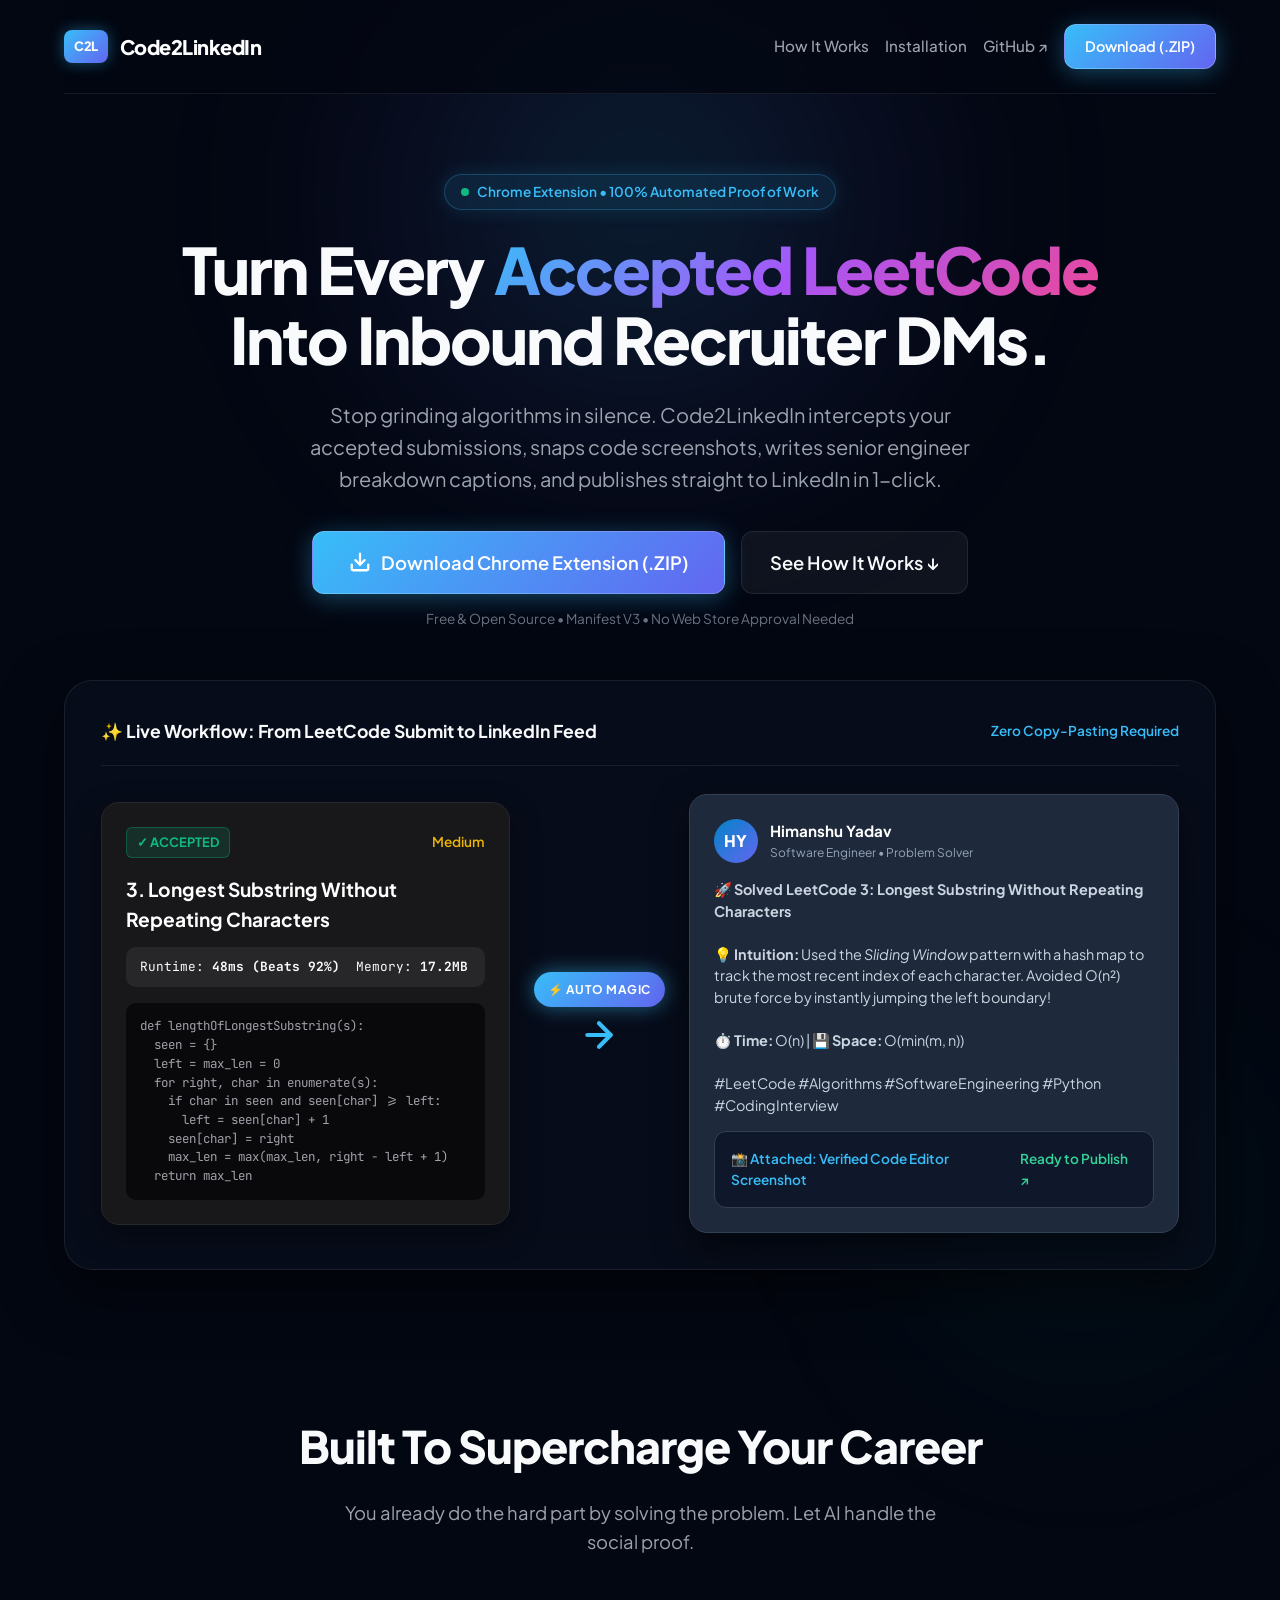
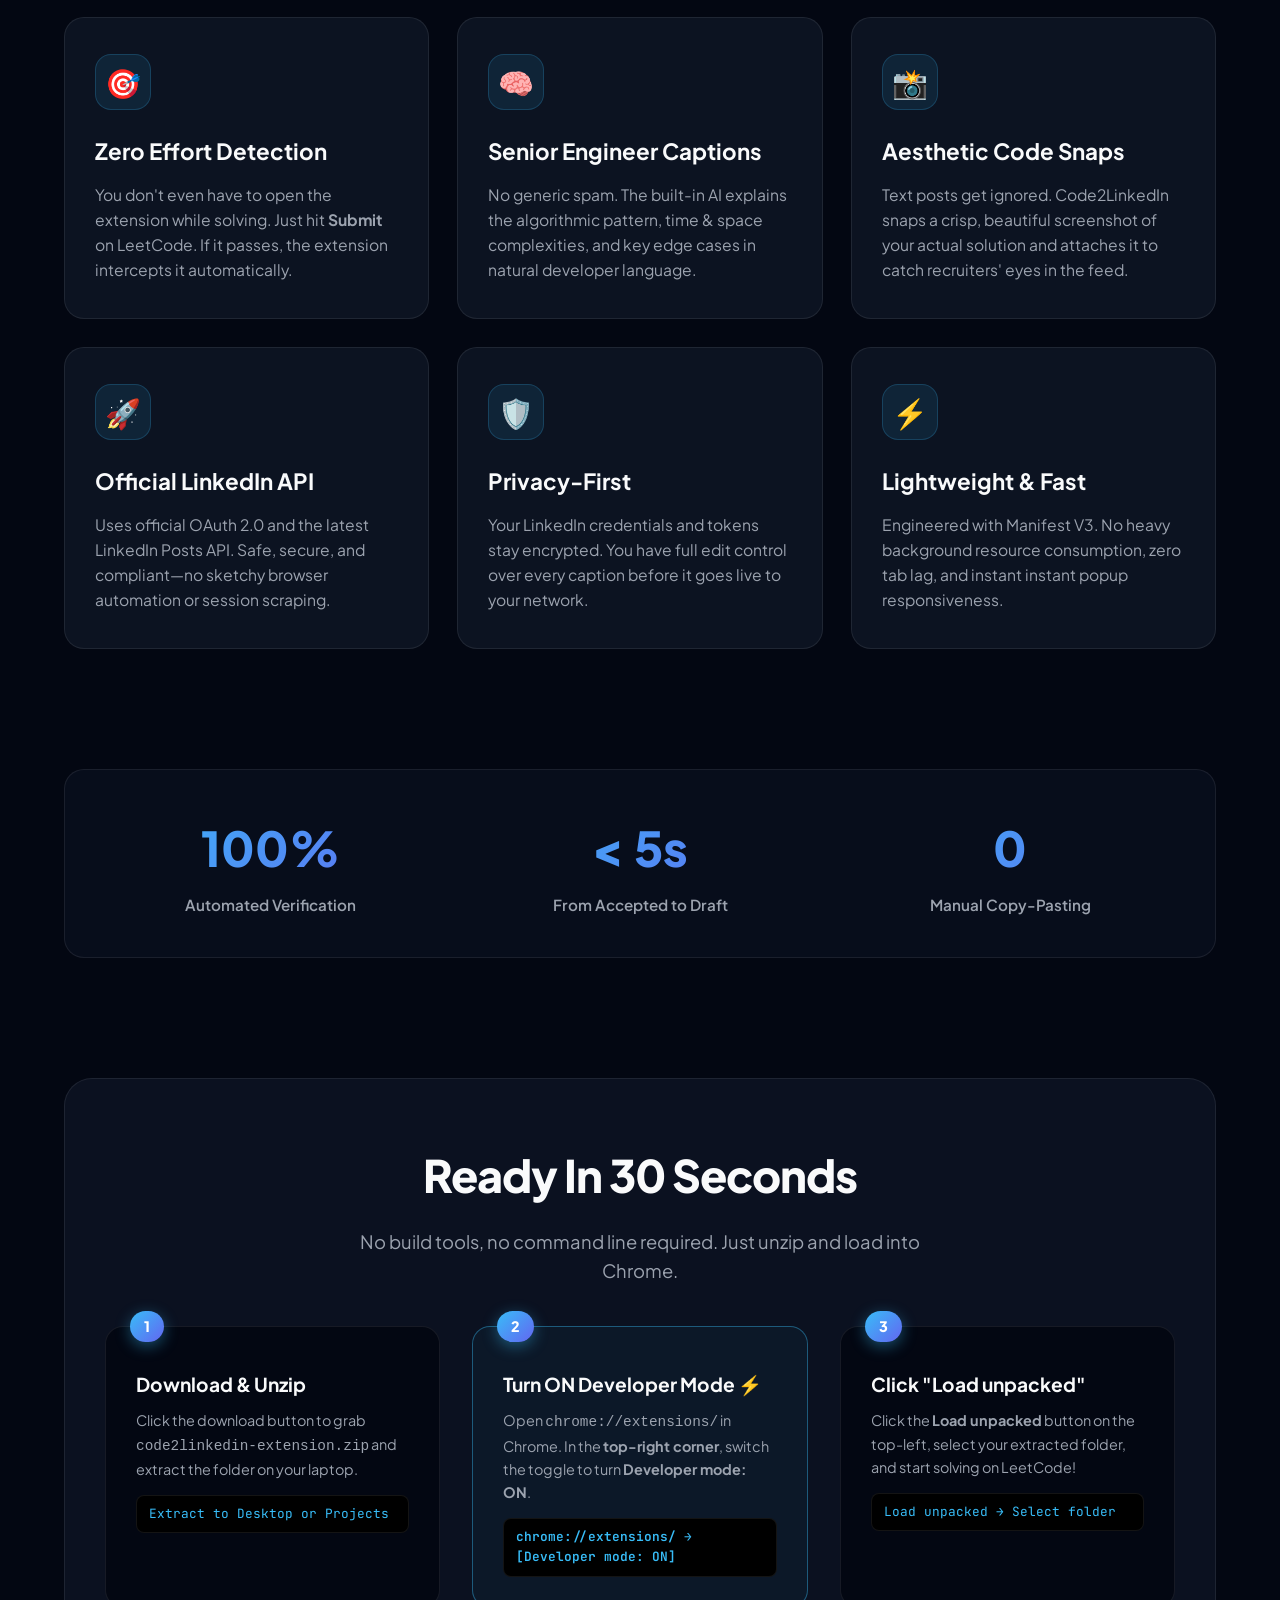
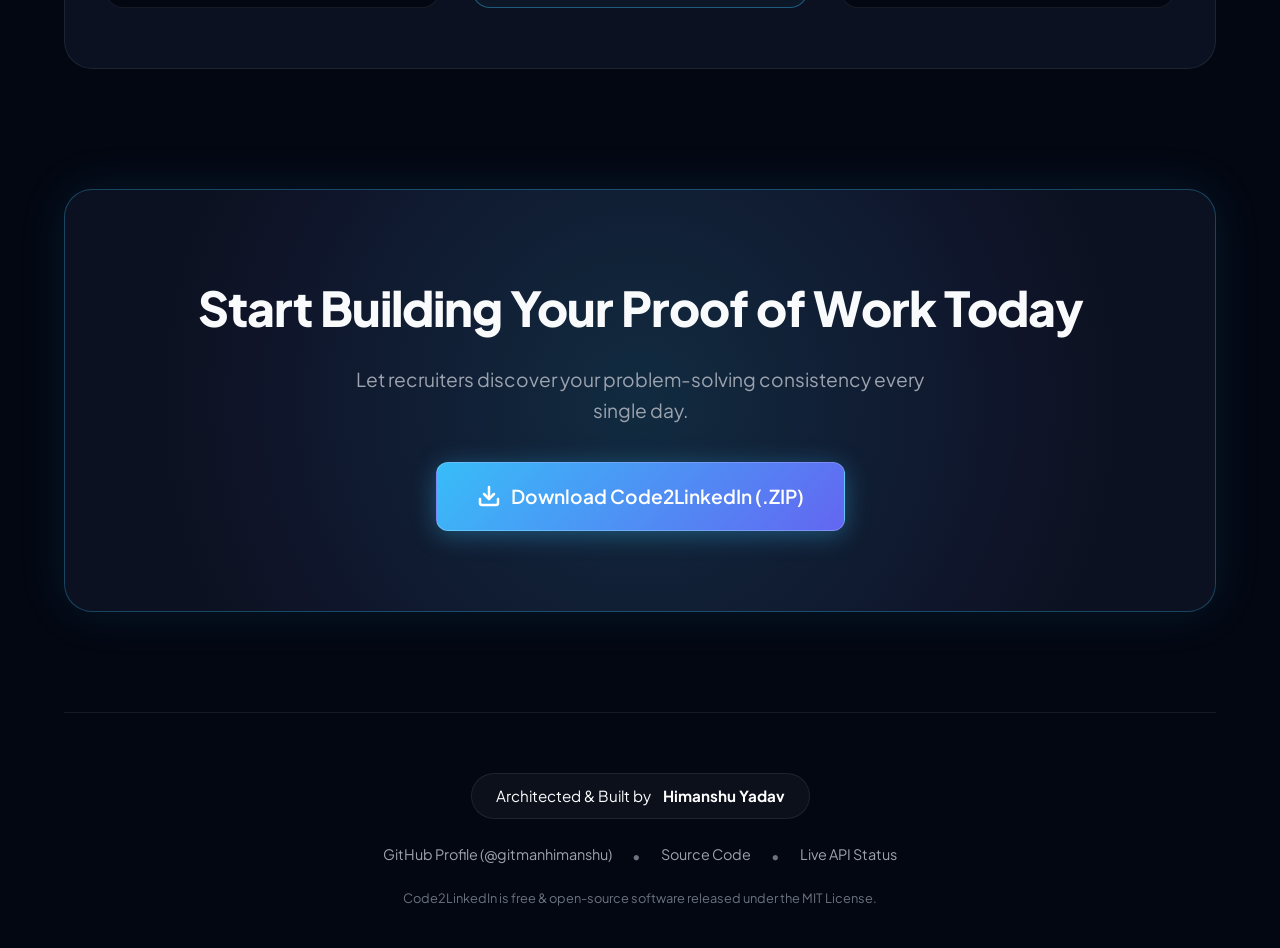
<file: frontend/index.html>
<!DOCTYPE html>
<html lang="en">
<head>
  <meta charset="UTF-8" />
  <meta name="viewport" content="width=device-width, initial-scale=1.0" />
  <title>Code2LinkedIn — Turn LeetCode Streaks into LinkedIn Recruiter Magnet</title>
  <meta name="description" content="AI Chrome extension that automatically detects your Accepted LeetCode solutions, creates stunning code screenshots, writes senior engineer breakdown captions, and posts to LinkedIn." />
  
  <!-- Fonts -->
  <link rel="preconnect" href="https://fonts.googleapis.com">
  <link rel="preconnect" href="https://fonts.gstatic.com" crossorigin>
  <link href="https://fonts.googleapis.com/css2?family=Plus+Jakarta+Sans:wght@300;400;500;600;700;800&family=JetBrains+Mono:wght@400;500;600&display=swap" rel="stylesheet">

  <style>
    :root {
      --bg: #030712;
      --bg-surface: #0b1120;
      --bg-card: rgba(17, 24, 39, 0.75);
      --border: rgba(255, 255, 255, 0.08);
      --border-hover: rgba(56, 189, 248, 0.4);
      --primary: #38bdf8;
      --primary-gradient: linear-gradient(135deg, #38bdf8 0%, #6366f1 100%);
      --emerald: #10b981;
      --linkedin: #0a66c2;
      --text: #f9fafb;
      --text-muted: #9ca3af;
      --text-dim: #6b7280;
    }

    * {
      box-sizing: border-box;
      margin: 0;
      padding: 0;
    }

    body {
      background-color: var(--bg);
      color: var(--text);
      font-family: 'Plus Jakarta Sans', sans-serif;
      overflow-x: hidden;
      line-height: 1.6;
      -webkit-font-smoothing: antialiased;
    }

    /* Background Ambient Gradients */
    .ambient-glow-1 {
      position: absolute;
      top: -100px;
      left: 50%;
      transform: translateX(-50%);
      width: 900px;
      height: 600px;
      background: radial-gradient(circle, rgba(56, 189, 248, 0.15) 0%, rgba(99, 102, 241, 0.08) 40%, transparent 70%);
      filter: blur(80px);
      pointer-events: none;
      z-index: 0;
    }

    .ambient-glow-2 {
      position: absolute;
      top: 900px;
      right: -100px;
      width: 600px;
      height: 600px;
      background: radial-gradient(circle, rgba(16, 185, 129, 0.08) 0%, transparent 60%);
      filter: blur(90px);
      pointer-events: none;
      z-index: 0;
    }

    .container {
      max-width: 1200px;
      margin: 0 auto;
      padding: 0 24px;
      position: relative;
      z-index: 10;
    }

    /* Navbar */
    header {
      padding: 24px 0;
      display: flex;
      justify-content: space-between;
      align-items: center;
      border-bottom: 1px solid var(--border);
      backdrop-filter: blur(12px);
      position: sticky;
      top: 0;
      background: rgba(3, 7, 18, 0.8);
      z-index: 100;
    }

    .logo-box {
      display: flex;
      align-items: center;
      gap: 12px;
      text-decoration: none;
      color: #fff;
      font-weight: 800;
      font-size: 1.25rem;
      letter-spacing: -0.5px;
    }

    .logo-badge {
      background: var(--primary-gradient);
      color: #fff;
      font-size: 0.8rem;
      font-weight: 800;
      padding: 6px 10px;
      border-radius: 8px;
      box-shadow: 0 0 15px rgba(56, 189, 248, 0.4);
    }

    .nav-actions {
      display: flex;
      align-items: center;
      gap: 16px;
    }

    .nav-link {
      color: var(--text-muted);
      text-decoration: none;
      font-size: 0.95rem;
      font-weight: 500;
      transition: color 0.2s;
    }

    .nav-link:hover {
      color: var(--text);
    }

    /* Buttons */
    .btn {
      display: inline-flex;
      align-items: center;
      justify-content: center;
      gap: 10px;
      padding: 12px 24px;
      border-radius: 12px;
      font-size: 1rem;
      font-weight: 600;
      text-decoration: none;
      cursor: pointer;
      transition: all 0.25s cubic-bezier(0.16, 1, 0.3, 1);
      border: 1px solid transparent;
    }

    .btn-glow {
      background: var(--primary-gradient);
      color: #fff;
      box-shadow: 0 4px 25px rgba(56, 189, 248, 0.35);
      border: 1px solid rgba(255, 255, 255, 0.2);
    }

    .btn-glow:hover {
      transform: translateY(-2px) scale(1.02);
      box-shadow: 0 8px 35px rgba(56, 189, 248, 0.55);
      filter: brightness(1.1);
    }

    .btn-subtle {
      background: rgba(255, 255, 255, 0.05);
      color: var(--text);
      border: 1px solid var(--border);
    }

    .btn-subtle:hover {
      background: rgba(255, 255, 255, 0.1);
      border-color: rgba(255, 255, 255, 0.2);
    }

    /* Hero */
    .hero {
      text-align: center;
      padding: 80px 0 40px;
    }

    .hero-tag {
      display: inline-flex;
      align-items: center;
      gap: 8px;
      background: rgba(56, 189, 248, 0.1);
      border: 1px solid rgba(56, 189, 248, 0.25);
      padding: 6px 16px;
      border-radius: 9999px;
      font-size: 0.85rem;
      font-weight: 600;
      color: var(--primary);
      margin-bottom: 24px;
      box-shadow: 0 0 20px rgba(56, 189, 248, 0.15);
    }

    .pulse {
      width: 8px;
      height: 8px;
      background-color: var(--emerald);
      border-radius: 50%;
      box-shadow: 0 0 0 0 rgba(16, 185, 129, 0.7);
      animation: pulse 2s infinite;
    }

    @keyframes pulse {
      0% { box-shadow: 0 0 0 0 rgba(16, 185, 129, 0.7); }
      70% { box-shadow: 0 0 0 10px rgba(16, 185, 129, 0); }
      100% { box-shadow: 0 0 0 0 rgba(16, 185, 129, 0); }
    }

    .hero-headline {
      font-size: 4rem;
      font-weight: 800;
      line-height: 1.1;
      letter-spacing: -2px;
      margin-bottom: 24px;
    }

    .grad-text {
      background: linear-gradient(135deg, #38bdf8 0%, #a855f7 50%, #ec4899 100%);
      -webkit-background-clip: text;
      -webkit-text-fill-color: transparent;
    }

    .hero-lead {
      max-width: 660px;
      margin: 0 auto 36px;
      font-size: 1.25rem;
      color: var(--text-muted);
      line-height: 1.6;
    }

    .cta-cluster {
      display: flex;
      flex-direction: column;
      align-items: center;
      gap: 14px;
      margin-bottom: 50px;
    }

    .cta-buttons {
      display: flex;
      gap: 16px;
      flex-wrap: wrap;
      justify-content: center;
    }

    .cta-subtext {
      font-size: 0.85rem;
      color: var(--text-dim);
    }

    /* Live Interactive Transformation Showcase */
    .showcase-wrapper {
      margin: 40px auto 100px;
      background: rgba(11, 17, 32, 0.6);
      border: 1px solid var(--border);
      border-radius: 28px;
      padding: 36px;
      box-shadow: 0 20px 60px rgba(0, 0, 0, 0.6);
      backdrop-filter: blur(20px);
    }

    .showcase-header {
      display: flex;
      justify-content: space-between;
      align-items: center;
      margin-bottom: 28px;
      padding-bottom: 20px;
      border-bottom: 1px solid var(--border);
    }

    .showcase-title {
      font-size: 1.1rem;
      font-weight: 700;
      display: flex;
      align-items: center;
      gap: 8px;
    }

    .showcase-grid {
      display: grid;
      grid-template-columns: 1fr auto 1.2fr;
      gap: 24px;
      align-items: center;
    }

    /* Step 1: LeetCode Card */
    .lc-card {
      background: #18181b;
      border: 1px solid #27272a;
      border-radius: 18px;
      padding: 24px;
      text-align: left;
      box-shadow: 0 10px 30px rgba(0,0,0,0.4);
    }

    .lc-header {
      display: flex;
      justify-content: space-between;
      align-items: center;
      margin-bottom: 16px;
    }

    .lc-badge {
      background: rgba(16, 185, 129, 0.15);
      color: var(--emerald);
      border: 1px solid rgba(16, 185, 129, 0.3);
      padding: 4px 10px;
      border-radius: 6px;
      font-size: 0.8rem;
      font-weight: 700;
    }

    .lc-diff {
      color: #eab308;
      font-size: 0.85rem;
      font-weight: 600;
    }

    .lc-problem {
      font-size: 1.2rem;
      font-weight: 700;
      color: #fff;
      margin-bottom: 12px;
    }

    .lc-stats {
      display: flex;
      gap: 16px;
      background: #27272a;
      padding: 10px 14px;
      border-radius: 10px;
      font-size: 0.8rem;
      margin-bottom: 16px;
      font-family: 'JetBrains Mono', monospace;
    }

    .lc-code {
      background: #09090b;
      padding: 14px;
      border-radius: 10px;
      font-family: 'JetBrains Mono', monospace;
      font-size: 0.78rem;
      color: #a1a1aa;
      line-height: 1.5;
    }

    /* Center Magic Arrow */
    .magic-connector {
      display: flex;
      flex-direction: column;
      align-items: center;
      gap: 8px;
      color: var(--primary);
    }

    .magic-badge {
      background: var(--primary-gradient);
      color: #fff;
      padding: 8px 14px;
      border-radius: 9999px;
      font-size: 0.75rem;
      font-weight: 700;
      letter-spacing: 0.5px;
      box-shadow: 0 0 20px rgba(56, 189, 248, 0.5);
    }

    /* Step 2: LinkedIn Live Post Card */
    .li-post-card {
      background: #1e293b;
      border: 1px solid #334155;
      border-radius: 18px;
      padding: 24px;
      text-align: left;
      box-shadow: 0 15px 35px rgba(0,0,0,0.5);
    }

    .li-user {
      display: flex;
      align-items: center;
      gap: 12px;
      margin-bottom: 16px;
    }

    .li-avatar {
      width: 44px;
      height: 44px;
      border-radius: 50%;
      background: linear-gradient(135deg, #0284c7, #6366f1);
      display: flex;
      align-items: center;
      justify-content: center;
      font-weight: 800;
      color: #fff;
    }

    .li-username {
      font-size: 0.95rem;
      font-weight: 700;
      color: #fff;
    }

    .li-headline {
      font-size: 0.75rem;
      color: #94a3b8;
    }

    .li-text {
      font-size: 0.9rem;
      color: #cbd5e1;
      margin-bottom: 14px;
      line-height: 1.5;
    }

    .li-image-preview {
      background: #0f172a;
      border: 1px solid #334155;
      border-radius: 12px;
      padding: 16px;
      display: flex;
      align-items: center;
      justify-content: space-between;
      color: #38bdf8;
      font-size: 0.85rem;
      font-weight: 600;
    }

    /* Benefits Section */
    .section-heading {
      text-align: center;
      margin-bottom: 60px;
    }

    .section-heading h2 {
      font-size: 2.8rem;
      font-weight: 800;
      letter-spacing: -1px;
      margin-bottom: 16px;
    }

    .section-heading p {
      color: var(--text-muted);
      font-size: 1.15rem;
      max-width: 600px;
      margin: 0 auto;
    }

    .benefits-grid {
      display: grid;
      grid-template-columns: repeat(auto-fit, minmax(320px, 1fr));
      gap: 28px;
      margin-bottom: 120px;
    }

    .benefit-card {
      background: var(--bg-card);
      border: 1px solid var(--border);
      border-radius: 20px;
      padding: 36px 30px;
      transition: all 0.3s ease;
      position: relative;
      overflow: hidden;
    }

    .benefit-card:hover {
      border-color: var(--border-hover);
      transform: translateY(-6px);
      box-shadow: 0 20px 40px rgba(0, 0, 0, 0.4);
    }

    .card-icon {
      width: 56px;
      height: 56px;
      border-radius: 16px;
      display: flex;
      align-items: center;
      justify-content: center;
      font-size: 1.8rem;
      margin-bottom: 24px;
      background: rgba(56, 189, 248, 0.1);
      border: 1px solid rgba(56, 189, 248, 0.2);
    }

    .benefit-card h3 {
      font-size: 1.4rem;
      font-weight: 700;
      margin-bottom: 12px;
    }

    .benefit-card p {
      color: var(--text-muted);
      font-size: 0.98rem;
      line-height: 1.6;
    }

    /* Stats strip */
    .stats-strip {
      display: grid;
      grid-template-columns: repeat(3, 1fr);
      background: rgba(11, 17, 32, 0.7);
      border: 1px solid var(--border);
      border-radius: 20px;
      padding: 40px 20px;
      text-align: center;
      margin-bottom: 120px;
    }

    .stat-item h4 {
      font-size: 3rem;
      font-weight: 800;
      background: var(--primary-gradient);
      -webkit-background-clip: text;
      -webkit-text-fill-color: transparent;
      margin-bottom: 6px;
    }

    .stat-item p {
      color: var(--text-muted);
      font-size: 0.95rem;
      font-weight: 600;
    }

    /* 3-Step Setup */
    .setup-container {
      background: var(--bg-surface);
      border: 1px solid var(--border);
      border-radius: 28px;
      padding: 60px 40px;
      margin-bottom: 120px;
    }

    .steps-list {
      display: grid;
      grid-template-columns: repeat(3, 1fr);
      gap: 32px;
      margin-top: 40px;
    }

    .step-box {
      background: var(--bg);
      border: 1px solid var(--border);
      border-radius: 18px;
      padding: 30px;
      position: relative;
    }

    .step-num {
      position: absolute;
      top: -16px;
      left: 24px;
      background: var(--primary-gradient);
      color: #fff;
      font-weight: 800;
      font-size: 0.9rem;
      padding: 4px 14px;
      border-radius: 9999px;
      box-shadow: 0 4px 15px rgba(56, 189, 248, 0.4);
    }

    .step-box h4 {
      font-size: 1.2rem;
      margin: 12px 0 10px;
    }

    .step-box p {
      color: var(--text-muted);
      font-size: 0.9rem;
    }

    .step-code-box {
      margin-top: 14px;
      background: #000;
      border: 1px solid var(--border);
      border-radius: 8px;
      padding: 8px 12px;
      font-family: 'JetBrains Mono', monospace;
      font-size: 0.8rem;
      color: var(--primary);
    }

    /* CTA Bottom */
    .cta-banner {
      background: radial-gradient(circle at center, rgba(56, 189, 248, 0.15) 0%, rgba(99, 102, 241, 0.05) 60%, transparent 80%), var(--bg-surface);
      border: 1px solid rgba(56, 189, 248, 0.3);
      border-radius: 28px;
      padding: 80px 30px;
      text-align: center;
      margin-bottom: 100px;
      box-shadow: 0 0 50px rgba(56, 189, 248, 0.1);
    }

    .cta-banner h2 {
      font-size: 3rem;
      font-weight: 800;
      letter-spacing: -1px;
      margin-bottom: 18px;
    }

    .cta-banner p {
      max-width: 600px;
      margin: 0 auto 36px;
      font-size: 1.2rem;
      color: var(--text-muted);
    }

    /* Footer */
    footer {
      border-top: 1px solid var(--border);
      padding: 60px 0 40px;
      text-align: center;
      color: var(--text-dim);
    }

    .author-pill {
      display: inline-flex;
      align-items: center;
      gap: 12px;
      background: rgba(255, 255, 255, 0.04);
      border: 1px solid var(--border);
      padding: 10px 24px;
      border-radius: 9999px;
      color: var(--text);
      font-size: 0.95rem;
      margin-bottom: 24px;
    }

    .author-pill strong {
      color: #fff;
    }

    .footer-links {
      display: flex;
      justify-content: center;
      gap: 20px;
      margin-bottom: 20px;
    }

    .footer-links a {
      color: var(--text-muted);
      text-decoration: none;
      font-size: 0.9rem;
      transition: color 0.2s;
    }

    .footer-links a:hover {
      color: var(--primary);
    }

    /* Responsive Media Queries */
    @media (max-width: 1024px) {
      .hero-headline {
        font-size: clamp(2.4rem, 6vw, 3.5rem);
      }
      .showcase-grid {
        grid-template-columns: 1fr;
      }
      .magic-connector {
        transform: rotate(90deg);
        margin: 16px 0;
      }
      .steps-list {
        grid-template-columns: 1fr;
      }
      .stats-strip {
        grid-template-columns: 1fr;
        gap: 24px;
      }
    }

    @media (max-width: 768px) {
      header {
        padding: 16px 0;
      }
      .logo-box {
        font-size: 1.1rem;
      }
      .nav-actions .nav-link {
        display: none;
      }
      .hero {
        padding: 45px 0 20px;
      }
      .hero-tag {
        font-size: 0.78rem;
        padding: 5px 12px;
      }
      .hero-headline {
        font-size: clamp(2rem, 8vw, 2.7rem);
        letter-spacing: -1px;
      }
      .hero-lead {
        font-size: 1.05rem;
        margin-bottom: 28px;
      }
      .cta-buttons {
        width: 100%;
        flex-direction: column;
        gap: 12px;
      }
      .cta-buttons .btn {
        width: 100%;
        padding: 14px 20px;
        font-size: 1rem;
      }
      .showcase-wrapper {
        margin: 24px auto 60px;
        padding: 20px 14px;
        border-radius: 20px;
      }
      .showcase-header {
        flex-direction: column;
        align-items: flex-start;
        gap: 8px;
        margin-bottom: 20px;
        padding-bottom: 14px;
      }
      .lc-card, .li-post-card {
        padding: 16px 14px;
        border-radius: 14px;
      }
      .lc-problem {
        font-size: 1.05rem;
      }
      .lc-stats {
        flex-direction: column;
        gap: 6px;
        font-size: 0.75rem;
      }
      .lc-code {
        font-size: 0.72rem;
        padding: 10px;
        overflow-x: auto;
        white-space: pre;
      }
      .li-text {
        font-size: 0.85rem;
      }
      .li-image-preview {
        flex-direction: column;
        align-items: flex-start;
        gap: 6px;
        font-size: 0.78rem;
      }
      .section-heading {
        margin-bottom: 36px;
      }
      .section-heading h2 {
        font-size: 2rem;
      }
      .section-heading p {
        font-size: 1rem;
      }
      .benefits-grid {
        grid-template-columns: 1fr;
        gap: 16px;
        margin-bottom: 60px;
      }
      .benefit-card {
        padding: 24px 18px;
        border-radius: 16px;
      }
      .stats-strip {
        padding: 28px 16px;
        margin-bottom: 60px;
      }
      .stat-item h4 {
        font-size: 2.4rem;
      }
      .setup-container {
        padding: 30px 16px;
        border-radius: 20px;
        margin-bottom: 60px;
      }
      .steps-list {
        gap: 24px;
        margin-top: 24px;
      }
      .step-box {
        padding: 24px 16px;
        border-radius: 14px;
      }
      .cta-banner {
        padding: 40px 18px;
        border-radius: 20px;
        margin-bottom: 60px;
      }
      .cta-banner h2 {
        font-size: 2rem;
      }
      .cta-banner p {
        font-size: 1rem;
        margin-bottom: 24px;
      }
      .cta-banner .btn {
        width: 100%;
        padding: 16px 20px;
        font-size: 1.05rem;
      }
      .author-pill {
        flex-direction: column;
        gap: 4px;
        border-radius: 14px;
        padding: 10px 16px;
        font-size: 0.85rem;
      }
      .footer-links {
        flex-direction: column;
        gap: 10px;
      }
    }

    @media (max-width: 480px) {
      .container {
        padding: 0 12px;
      }
      .hero-headline {
        font-size: 1.9rem;
      }
      .hero-tag {
        font-size: 0.72rem;
      }
      .logo-badge {
        font-size: 0.7rem;
        padding: 4px 8px;
      }
    }
  </style>
</head>
<body>
  <div class="ambient-glow-1"></div>
  <div class="ambient-glow-2"></div>

  <div class="container">
    <!-- Navbar -->
    <header>
      <a href="#" class="logo-box">
        <span class="logo-badge">C2L</span>
        <span>Code2LinkedIn</span>
      </a>
      <div class="nav-actions">
        <a href="#how-it-works" class="nav-link">How It Works</a>
        <a href="#install" class="nav-link">Installation</a>
        <a href="https://github.com/gitmanhimanshu/Leettolinkedin" target="_blank" class="nav-link">GitHub ↗</a>
        <a href="code2linkedin-extension.zip" download="code2linkedin-extension.zip" class="btn btn-glow" style="padding: 10px 20px; font-size: 0.9rem;">
          Download (.ZIP)
        </a>
      </div>
    </header>

    <!-- Hero Section -->
    <section class="hero">
      <div class="hero-tag">
        <span class="pulse"></span>
        <span>Chrome Extension • 100% Automated Proof of Work</span>
      </div>

      <h1 class="hero-headline">
        Turn Every <span class="grad-text">Accepted LeetCode</span><br />
        Into Inbound Recruiter DMs.
      </h1>

      <p class="hero-lead">
        Stop grinding algorithms in silence. Code2LinkedIn intercepts your accepted submissions, snaps code screenshots, writes senior engineer breakdown captions, and publishes straight to LinkedIn in 1-click.
      </p>

      <div class="cta-cluster">
        <div class="cta-buttons">
          <a href="code2linkedin-extension.zip" download="code2linkedin-extension.zip" class="btn btn-glow" style="font-size: 1.15rem; padding: 16px 36px;">
            <svg width="22" height="22" viewBox="0 0 24 24" fill="none" stroke="currentColor" stroke-width="2.5" stroke-linecap="round" stroke-linejoin="round">
              <path d="M21 15v4a2 2 0 0 1-2 2H5a2 2 0 0 1-2-2v-4"></path>
              <polyline points="7 10 12 15 17 10"></polyline>
              <line x1="12" y1="15" x2="12" y2="3"></line>
            </svg>
            Download Chrome Extension (.ZIP)
          </a>
          <a href="#how-it-works" class="btn btn-subtle" style="font-size: 1.15rem; padding: 16px 28px;">
            See How It Works ↓
          </a>
        </div>
        <span class="cta-subtext">Free &amp; Open Source • Manifest V3 • No Web Store Approval Needed</span>
      </div>

      <!-- Live Interactive Transformation Showcase -->
      <div class="showcase-wrapper" id="how-it-works">
        <div class="showcase-header">
          <div class="showcase-title">
            <span>✨ Live Workflow: From LeetCode Submit to LinkedIn Feed</span>
          </div>
          <div style="font-size: 0.85rem; color: #38bdf8; font-weight: 600;">
            Zero Copy-Pasting Required
          </div>
        </div>

        <div class="showcase-grid">
          <!-- Step 1: LeetCode Interception -->
          <div class="lc-card">
            <div class="lc-header">
              <span class="lc-badge">✓ ACCEPTED</span>
              <span class="lc-diff">Medium</span>
            </div>
            <div class="lc-problem">3. Longest Substring Without Repeating Characters</div>
            <div class="lc-stats">
              <span>Runtime: <strong>48ms (Beats 92%)</strong></span>
              <span>Memory: <strong>17.2MB</strong></span>
            </div>
            <div class="lc-code">
              def lengthOfLongestSubstring(s):<br/>
              &nbsp;&nbsp;seen = {}<br/>
              &nbsp;&nbsp;left = max_len = 0<br/>
              &nbsp;&nbsp;for right, char in enumerate(s):<br/>
              &nbsp;&nbsp;&nbsp;&nbsp;if char in seen and seen[char] >= left:<br/>
              &nbsp;&nbsp;&nbsp;&nbsp;&nbsp;&nbsp;left = seen[char] + 1<br/>
              &nbsp;&nbsp;&nbsp;&nbsp;seen[char] = right<br/>
              &nbsp;&nbsp;&nbsp;&nbsp;max_len = max(max_len, right - left + 1)<br/>
              &nbsp;&nbsp;return max_len
            </div>
          </div>

          <!-- Magic Arrow -->
          <div class="magic-connector">
            <span class="magic-badge">⚡ AUTO MAGIC</span>
            <svg width="40" height="40" viewBox="0 0 24 24" fill="none" stroke="currentColor" stroke-width="2.5" stroke-linecap="round" stroke-linejoin="round">
              <line x1="5" y1="12" x2="19" y2="12"></line>
              <polyline points="12 5 19 12 12 19"></polyline>
            </svg>
          </div>

          <!-- Step 2: LinkedIn Ready Post -->
          <div class="li-post-card">
            <div class="li-user">
              <div class="li-avatar">HY</div>
              <div>
                <div class="li-username">Himanshu Yadav</div>
                <div class="li-headline">Software Engineer • Problem Solver</div>
              </div>
            </div>
            <div class="li-text">
              🚀 <strong>Solved LeetCode 3: Longest Substring Without Repeating Characters</strong><br/><br/>
              💡 <strong>Intuition:</strong> Used the <em>Sliding Window</em> pattern with a hash map to track the most recent index of each character. Avoided O(n²) brute force by instantly jumping the left boundary!<br/><br/>
              ⏱️ <strong>Time:</strong> O(n) | 💾 <strong>Space:</strong> O(min(m, n))<br/><br/>
              #LeetCode #Algorithms #SoftwareEngineering #Python #CodingInterview
            </div>
            <div class="li-image-preview">
              <span>📸 Attached: Verified Code Editor Screenshot</span>
              <span style="color: #34d399;">Ready to Publish ↗</span>
            </div>
          </div>
        </div>
      </div>
    </section>

    <!-- Why Developers Love It -->
    <section>
      <div class="section-heading">
        <h2>Built To Supercharge Your Career</h2>
        <p>You already do the hard part by solving the problem. Let AI handle the social proof.</p>
      </div>

      <div class="benefits-grid">
        <div class="benefit-card">
          <div class="card-icon">🎯</div>
          <h3>Zero Effort Detection</h3>
          <p>You don't even have to open the extension while solving. Just hit <strong>Submit</strong> on LeetCode. If it passes, the extension intercepts it automatically.</p>
        </div>

        <div class="benefit-card">
          <div class="card-icon">🧠</div>
          <h3>Senior Engineer Captions</h3>
          <p>No generic spam. The built-in AI explains the algorithmic pattern, time &amp; space complexities, and key edge cases in natural developer language.</p>
        </div>

        <div class="benefit-card">
          <div class="card-icon">📸</div>
          <h3>Aesthetic Code Snaps</h3>
          <p>Text posts get ignored. Code2LinkedIn snaps a crisp, beautiful screenshot of your actual solution and attaches it to catch recruiters' eyes in the feed.</p>
        </div>

        <div class="benefit-card">
          <div class="card-icon">🚀</div>
          <h3>Official LinkedIn API</h3>
          <p>Uses official OAuth 2.0 and the latest LinkedIn Posts API. Safe, secure, and compliant—no sketchy browser automation or session scraping.</p>
        </div>

        <div class="benefit-card">
          <div class="card-icon">🛡️</div>
          <h3>Privacy-First</h3>
          <p>Your LinkedIn credentials and tokens stay encrypted. You have full edit control over every caption before it goes live to your network.</p>
        </div>

        <div class="benefit-card">
          <div class="card-icon">⚡</div>
          <h3>Lightweight &amp; Fast</h3>
          <p>Engineered with Manifest V3. No heavy background resource consumption, zero tab lag, and instant instant popup responsiveness.</p>
        </div>
      </div>
    </section>

    <!-- Stats Counter -->
    <div class="stats-strip">
      <div class="stat-item">
        <h4>100%</h4>
        <p>Automated Verification</p>
      </div>
      <div class="stat-item">
        <h4>&lt; 5s</h4>
        <p>From Accepted to Draft</p>
      </div>
      <div class="stat-item">
        <h4>0</h4>
        <p>Manual Copy-Pasting</p>
      </div>
    </div>

    <!-- 3-Step Setup Section -->
    <section id="install" class="setup-container">
      <div class="section-heading" style="margin-bottom: 30px;">
        <h2>Ready In 30 Seconds</h2>
        <p>No build tools, no command line required. Just unzip and load into Chrome.</p>
      </div>

      <div class="steps-list">
        <div class="step-box">
          <span class="step-num">1</span>
          <h4>Download &amp; Unzip</h4>
          <p>Click the download button to grab <code>code2linkedin-extension.zip</code> and extract the folder on your laptop.</p>
          <div class="step-code-box">Extract to Desktop or Projects</div>
        </div>

        <div class="step-box" style="border-color: rgba(56, 189, 248, 0.4); background: rgba(56, 189, 248, 0.04);">
          <span class="step-num">2</span>
          <h4>Turn ON Developer Mode ⚡</h4>
          <p>Open <code>chrome://extensions/</code> in Chrome. In the <strong>top-right corner</strong>, switch the toggle to turn <strong>Developer mode: ON</strong>.</p>
          <div class="step-code-box" style="color: #38bdf8; font-weight: 600;">chrome://extensions/ &rarr; [Developer mode: ON]</div>
        </div>

        <div class="step-box">
          <span class="step-num">3</span>
          <h4>Click "Load unpacked"</h4>
          <p>Click the <strong>Load unpacked</strong> button on the top-left, select your extracted folder, and start solving on LeetCode!</p>
          <div class="step-code-box">Load unpacked &rarr; Select folder</div>
        </div>
      </div>
    </section>

    <!-- Bottom CTA Banner -->
    <section class="cta-banner">
      <h2>Start Building Your Proof of Work Today</h2>
      <p>Let recruiters discover your problem-solving consistency every single day.</p>
      <a href="code2linkedin-extension.zip" download="code2linkedin-extension.zip" class="btn btn-glow" style="font-size: 1.2rem; padding: 18px 40px;">
        <svg width="24" height="24" viewBox="0 0 24 24" fill="none" stroke="currentColor" stroke-width="2.5" stroke-linecap="round" stroke-linejoin="round">
          <path d="M21 15v4a2 2 0 0 1-2 2H5a2 2 0 0 1-2-2v-4"></path>
          <polyline points="7 10 12 15 17 10"></polyline>
          <line x1="12" y1="15" x2="12" y2="3"></line>
        </svg>
        Download Code2LinkedIn (.ZIP)
      </a>
    </section>

    <!-- Footer -->
    <footer>
      <div class="author-pill">
        <span>Architected &amp; Built by</span>
        <strong>Himanshu Yadav</strong>
      </div>

      <div class="footer-links">
        <a href="https://github.com/gitmanhimanshu" target="_blank">GitHub Profile (@gitmanhimanshu)</a>
        <span>•</span>
        <a href="https://github.com/gitmanhimanshu/Leettolinkedin" target="_blank">Source Code</a>
        <span>•</span>
        <a href="https://backend-tau-five-76.vercel.app/health" target="_blank">Live API Status</a>
      </div>

      <p style="font-size: 0.8rem; margin-top: 10px;">
        Code2LinkedIn is free &amp; open-source software released under the MIT License.
      </p>
    </footer>
  </div>
</body>
</html>
</file>
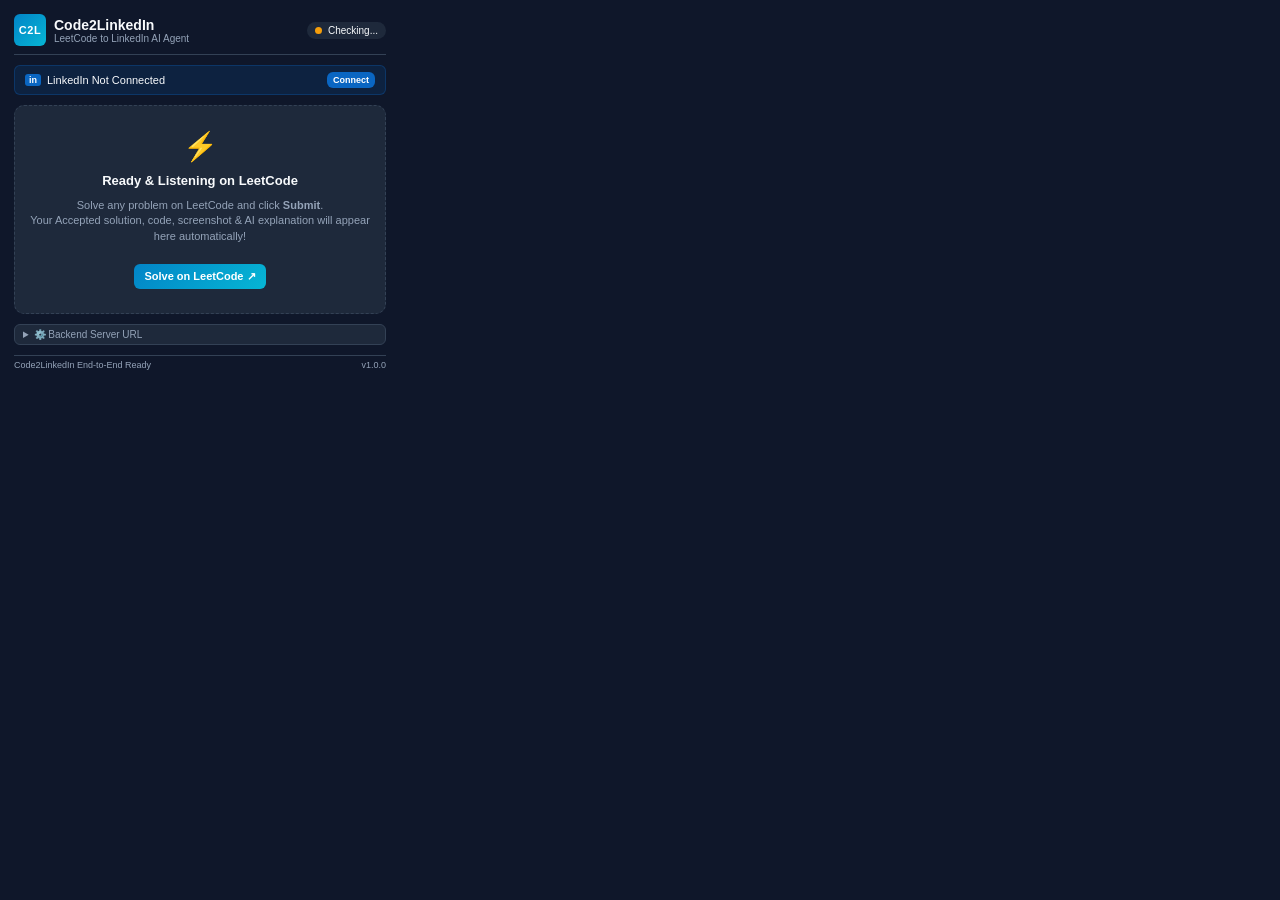
<file: extension/popup.html>
<!DOCTYPE html>
<html lang="en">
<head>
  <meta charset="UTF-8">
  <meta name="viewport" content="width=device-width, initial-scale=1.0">
  <title>Code2LinkedIn</title>
  <link rel="stylesheet" href="popup.css">
</head>
<body>
  <div class="container">
    <!-- Header -->
    <header class="header">
      <div class="logo-group">
        <div class="logo-icon">C2L</div>
        <div>
          <h1 class="logo-title">Code2LinkedIn</h1>
          <p class="logo-sub">LeetCode to LinkedIn AI Agent</p>
        </div>
      </div>
      <div id="backend-status" class="status-pill status-checking">
        <span class="status-dot"></span>
        <span id="backend-status-text">Checking...</span>
      </div>
    </header>

    <!-- LinkedIn Auth Banner -->
    <div id="linkedin-auth-banner" class="linkedin-banner">
      <div class="linkedin-status-text">
        <span class="li-icon">in</span>
        <span id="li-account-name">LinkedIn Not Connected</span>
      </div>
      <a id="btn-li-connect" href="https://backend-tau-five-76.vercel.app/api/auth/linkedin/login" target="_blank" class="btn btn-xs btn-linkedin">Connect</a>
    </div>

    <!-- Main Content -->
    <main class="main-content">
      <!-- Empty State -->
      <div id="empty-state" class="empty-state">
        <div class="empty-icon">⚡</div>
        <p class="empty-title">Ready &amp; Listening on LeetCode</p>
        <p class="empty-desc">
          Solve any problem on LeetCode and click <strong>Submit</strong>.<br/>
          Your Accepted solution, code, screenshot &amp; AI explanation will appear here automatically!
        </p>
        <a href="https://leetcode.com/problemset/" target="_blank" class="btn btn-primary" style="text-decoration: none; margin-top: 10px; display: inline-flex; align-items: center; justify-content: center;">
          Solve on LeetCode ↗
        </a>
        <button id="btn-mock-test" style="display: none;"></button>
      </div>

      <!-- Submission Card -->
      <div id="submission-card" class="submission-card hidden">
        <div class="card-header">
          <div>
            <span id="sub-difficulty" class="badge badge-difficulty">Easy</span>
            <a id="sub-title-link" href="#" target="_blank" class="problem-title">Two Sum</a>
          </div>
          <span id="sub-status" class="badge badge-accepted">Accepted</span>
        </div>

        <div class="meta-grid">
          <div class="meta-item">
            <span class="meta-label">Submission ID</span>
            <span id="sub-id" class="meta-value">#12345678</span>
          </div>
          <div class="meta-item">
            <span class="meta-label">Language</span>
            <span id="sub-lang" class="meta-value">python3</span>
          </div>
          <div class="meta-item">
            <span class="meta-label">Runtime</span>
            <span id="sub-runtime" class="meta-value">45 ms</span>
          </div>
          <div class="meta-item">
            <span class="meta-label">Memory</span>
            <span id="sub-memory" class="meta-value">17.4 MB</span>
          </div>
        </div>

        <!-- Screenshot Section -->
        <div class="section-box">
          <div class="section-title-row">
            <span class="section-title">Screenshot Proof</span>
            <span id="cloudinary-tag" class="sync-tag sync-pending hidden">Cloudinary Uploaded</span>
          </div>
          <div id="screenshot-container" class="screenshot-container">
            <img id="screenshot-img" class="screenshot-img hidden" alt="Accepted Result Screenshot" />
            <div id="screenshot-placeholder" class="screenshot-placeholder">
              <span>No screenshot captured yet</span>
            </div>
          </div>
          <button id="btn-capture-screenshot" class="btn btn-sm btn-secondary" style="margin-top: 6px; width: 100%;">
            📸 Capture Current Tab Screenshot
          </button>
        </div>

        <!-- Verified Code Preview -->
        <div class="section-box">
          <div class="section-title-row">
            <span class="section-title">Verified Submitted Code</span>
            <button id="btn-copy-code" class="btn-copy">Copy</button>
          </div>
          <pre class="code-block"><code id="sub-code"></code></pre>
        </div>

        <!-- AI Caption Generator & Editor -->
        <div class="section-box">
          <div class="section-title-row">
            <span class="section-title">LinkedIn Post Caption</span>
            <button id="btn-generate-caption" class="btn btn-xs btn-accent">✨ Generate AI Caption</button>
          </div>
          <textarea id="caption-input" class="caption-textarea" rows="5" placeholder="Click 'Generate AI Caption' or write your caption here..."></textarea>
        </div>

        <!-- Post Status Banner -->
        <div id="publish-success-banner" class="success-banner hidden">
          <span>🎉 Published to LinkedIn successfully!</span>
        </div>

        <!-- Publishing Actions -->
        <div class="card-actions">
          <button id="btn-publish-linkedin" class="btn btn-primary" style="flex: 2;">
            🚀 Approve & Publish to LinkedIn
          </button>
          <button id="btn-clear" class="btn btn-secondary" style="flex: 1;">Clear</button>
        </div>
      </div>
    </main>

    <!-- Server URL Config Toggle -->
    <details class="server-config-details">
      <summary class="server-config-summary">⚙️ Backend Server URL</summary>
      <div class="server-config-body">
        <input type="text" id="input-backend-url" class="server-url-input" placeholder="http://127.0.0.1:8000 or https://app.vercel.app" />
        <button id="btn-save-backend-url" class="btn btn-xs btn-accent">Save</button>
      </div>
    </details>

    <!-- Footer -->
    <footer class="footer">
      <span>Code2LinkedIn End-to-End Ready</span>
      <span class="version">v1.0.0</span>
    </footer>
  </div>

  <script src="popup.js"></script>
</body>
</html>
</file>
<file: extension/popup.css>
/* Code2LinkedIn Popup Styles */
:root {
  --bg-primary: #0f172a;
  --bg-secondary: #1e293b;
  --bg-tertiary: #334155;
  --text-main: #f8fafc;
  --text-muted: #94a3b8;
  --accent-blue: #0284c7;
  --accent-cyan: #06b6d4;
  --accent-green: #10b981;
  --accent-amber: #f59e0b;
  --accent-red: #ef4444;
  --border-color: #334155;
  --radius-sm: 6px;
  --radius-md: 10px;
  --radius-lg: 14px;
}

* {
  box-sizing: border-box;
  margin: 0;
  padding: 0;
  font-family: -apple-system, BlinkMacSystemFont, "Segoe UI", Roboto, Helvetica, Arial, sans-serif;
}

body {
  width: 400px;
  background-color: var(--bg-primary);
  color: var(--text-main);
  padding: 14px;
}

.container {
  display: flex;
  flex-direction: column;
  gap: 10px;
}

/* Header */
.header {
  display: flex;
  justify-content: space-between;
  align-items: center;
  padding-bottom: 8px;
  border-bottom: 1px solid var(--border-color);
}

.logo-group {
  display: flex;
  align-items: center;
  gap: 8px;
}

.logo-icon {
  width: 32px;
  height: 32px;
  background: linear-gradient(135deg, var(--accent-blue), var(--accent-cyan));
  border-radius: var(--radius-sm);
  display: flex;
  align-items: center;
  justify-content: center;
  font-weight: 800;
  font-size: 11px;
  color: white;
  letter-spacing: 0.5px;
}

.logo-title {
  font-size: 14px;
  font-weight: 700;
  color: var(--text-main);
}

.logo-sub {
  font-size: 10px;
  color: var(--text-muted);
}

/* Status Pill */
.status-pill {
  display: flex;
  align-items: center;
  gap: 6px;
  font-size: 10px;
  padding: 3px 8px;
  border-radius: 999px;
  background: var(--bg-secondary);
}

.status-dot {
  width: 7px;
  height: 7px;
  border-radius: 50%;
  background: #64748b;
}

.status-online .status-dot { background: var(--accent-green); box-shadow: 0 0 6px var(--accent-green); }
.status-offline .status-dot { background: var(--accent-red); }
.status-checking .status-dot { background: var(--accent-amber); }

/* LinkedIn Banner */
.linkedin-banner {
  display: flex;
  justify-content: space-between;
  align-items: center;
  background: rgba(10, 102, 194, 0.15);
  border: 1px solid rgba(10, 102, 194, 0.3);
  padding: 6px 10px;
  border-radius: var(--radius-sm);
  font-size: 11px;
}

.linkedin-status-text {
  display: flex;
  align-items: center;
  gap: 6px;
}

.li-icon {
  background: #0a66c2;
  color: white;
  font-weight: bold;
  font-size: 9px;
  padding: 1px 4px;
  border-radius: 3px;
}

.btn-linkedin {
  background: #0a66c2;
  color: white;
  text-decoration: none;
}

.btn-linkedin:hover {
  background: #004182;
}

/* Empty State */
.empty-state {
  display: flex;
  flex-direction: column;
  align-items: center;
  text-align: center;
  padding: 24px 12px;
  background: var(--bg-secondary);
  border-radius: var(--radius-md);
  border: 1px dashed var(--border-color);
  gap: 10px;
}

.empty-icon { font-size: 28px; }
.empty-title { font-size: 13px; font-weight: 600; }
.empty-desc { font-size: 11px; color: var(--text-muted); line-height: 1.4; }

/* Submission Card */
.submission-card {
  background: var(--bg-secondary);
  border-radius: var(--radius-md);
  padding: 10px;
  border: 1px solid var(--border-color);
  display: flex;
  flex-direction: column;
  gap: 10px;
}

.card-header {
  display: flex;
  justify-content: space-between;
  align-items: flex-start;
  gap: 8px;
}

.problem-title {
  display: block;
  font-size: 13px;
  font-weight: 700;
  color: #38bdf8;
  text-decoration: none;
  margin-top: 2px;
}

.badge {
  font-size: 9px;
  font-weight: 700;
  padding: 2px 6px;
  border-radius: 4px;
  text-transform: uppercase;
}

.badge-accepted {
  background: rgba(16, 185, 129, 0.2);
  color: #34d399;
  border: 1px solid rgba(16, 185, 129, 0.4);
}

.badge-difficulty {
  background: var(--bg-tertiary);
  color: var(--text-main);
}

/* Meta Grid */
.meta-grid {
  display: grid;
  grid-template-columns: 1fr 1fr;
  gap: 6px;
  background: var(--bg-primary);
  padding: 6px;
  border-radius: var(--radius-sm);
}

.meta-item { display: flex; flex-direction: column; }
.meta-label { font-size: 9px; color: var(--text-muted); }
.meta-value { font-size: 10px; font-weight: 600; }

/* Sections */
.section-box {
  display: flex;
  flex-direction: column;
  gap: 4px;
}

.section-title-row {
  display: flex;
  justify-content: space-between;
  align-items: center;
}

.section-title {
  font-size: 10px;
  font-weight: 600;
  color: var(--text-muted);
  text-transform: uppercase;
}

.sync-tag {
  font-size: 9px;
  font-weight: 600;
  padding: 1px 5px;
  border-radius: 3px;
}

.sync-success { background: rgba(16, 185, 129, 0.2); color: #34d399; }
.sync-pending { background: rgba(245, 158, 11, 0.2); color: #fbbf24; }

/* Screenshot */
.screenshot-container {
  width: 100%;
  height: 90px;
  background: #020617;
  border: 1px solid var(--border-color);
  border-radius: var(--radius-sm);
  display: flex;
  align-items: center;
  justify-content: center;
  overflow: hidden;
}

.screenshot-img {
  width: 100%;
  height: 100%;
  object-fit: cover;
  cursor: pointer;
}

.screenshot-placeholder {
  color: var(--text-muted);
  font-size: 10px;
}

/* Code block */
.code-block {
  background: #020617;
  border: 1px solid #1e293b;
  border-radius: var(--radius-sm);
  padding: 6px;
  max-height: 85px;
  overflow-y: auto;
  font-family: ui-monospace, Menlo, Consolas, monospace;
  font-size: 9px;
  color: #cbd5e1;
  white-space: pre-wrap;
}

.btn-copy {
  background: var(--bg-tertiary);
  border: none;
  color: var(--text-main);
  font-size: 9px;
  padding: 2px 5px;
  border-radius: 3px;
  cursor: pointer;
}

/* Caption Textarea */
.caption-textarea {
  width: 100%;
  background: #020617;
  border: 1px solid var(--border-color);
  border-radius: var(--radius-sm);
  padding: 6px;
  font-size: 10px;
  color: var(--text-main);
  resize: vertical;
  line-height: 1.4;
}

.caption-textarea:focus {
  outline: 1px solid var(--accent-blue);
}

/* Success Banner */
.success-banner {
  background: rgba(16, 185, 129, 0.2);
  border: 1px solid rgba(16, 185, 129, 0.5);
  padding: 8px;
  border-radius: var(--radius-sm);
  text-align: center;
  font-size: 11px;
  font-weight: 600;
  color: #34d399;
}

/* Buttons */
.btn {
  padding: 6px 10px;
  border-radius: var(--radius-sm);
  font-size: 11px;
  font-weight: 600;
  cursor: pointer;
  border: none;
  display: inline-flex;
  align-items: center;
  justify-content: center;
  transition: all 0.15s ease;
}

.btn-xs { padding: 3px 6px; font-size: 9px; }
.btn-sm { padding: 4px 8px; font-size: 10px; }

.btn-primary {
  background: linear-gradient(135deg, #0284c7, #06b6d4);
  color: white;
}
.btn-primary:hover { opacity: 0.9; }

.btn-accent {
  background: rgba(14, 165, 233, 0.2);
  color: #38bdf8;
  border: 1px solid rgba(14, 165, 233, 0.4);
}
.btn-accent:hover { background: rgba(14, 165, 233, 0.3); }

.btn-secondary {
  background: var(--bg-tertiary);
  color: var(--text-main);
}
.btn-secondary:hover { background: #475569; }

.card-actions {
  display: flex;
  gap: 6px;
  margin-top: 4px;
}

/* Server Config */
.server-config-details {
  background: var(--bg-secondary);
  border: 1px solid var(--border-color);
  border-radius: var(--radius-sm);
  padding: 4px 8px;
  font-size: 10px;
}

.server-config-summary {
  cursor: pointer;
  color: var(--text-muted);
  user-select: none;
}

.server-config-body {
  display: flex;
  gap: 6px;
  margin-top: 6px;
  padding-bottom: 2px;
}

.server-url-input {
  flex: 1;
  background: #020617;
  border: 1px solid var(--border-color);
  border-radius: var(--radius-sm);
  color: var(--text-main);
  padding: 3px 6px;
  font-size: 9px;
}

.server-url-input:focus {
  outline: 1px solid var(--accent-blue);
}

/* Footer */
.footer {
  display: flex;
  justify-content: space-between;
  align-items: center;
  font-size: 9px;
  color: var(--text-muted);
  padding-top: 4px;
  border-top: 1px solid var(--border-color);
}

.hidden { display: none !important; }
</file>
